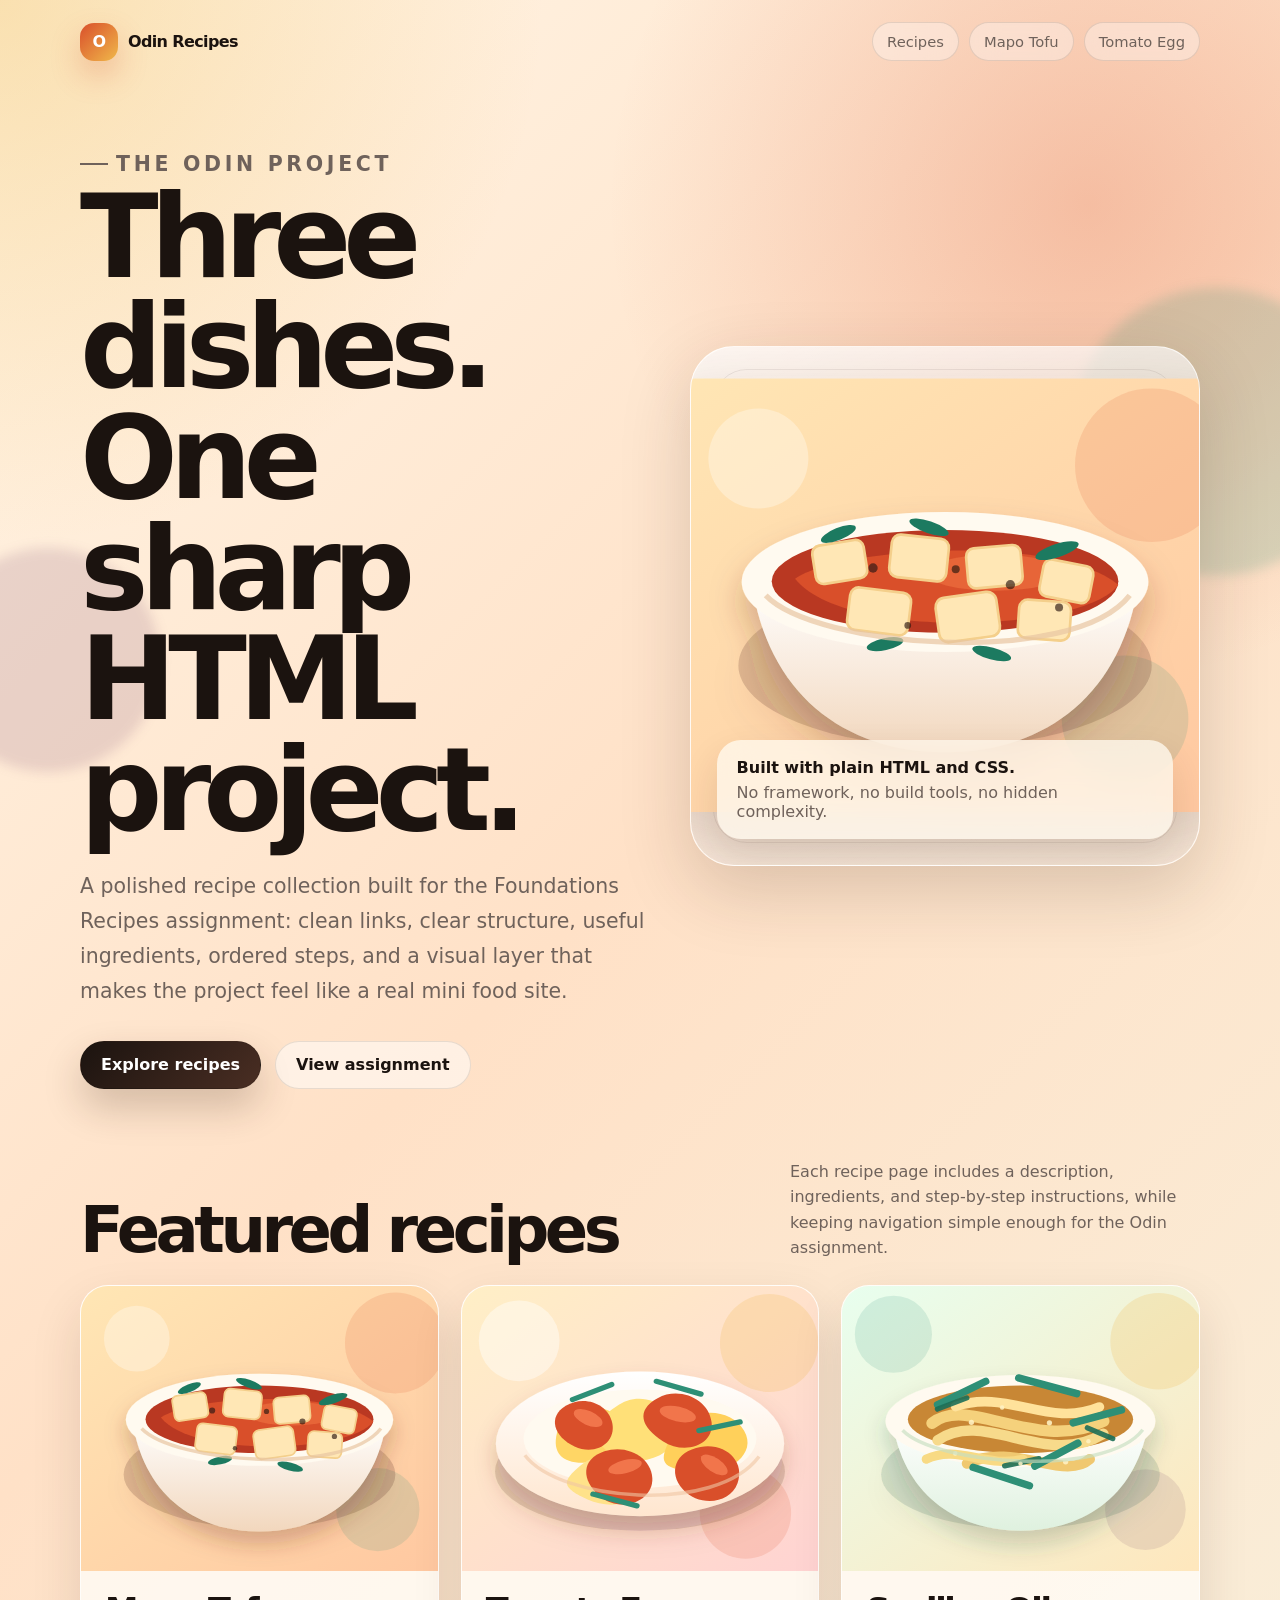
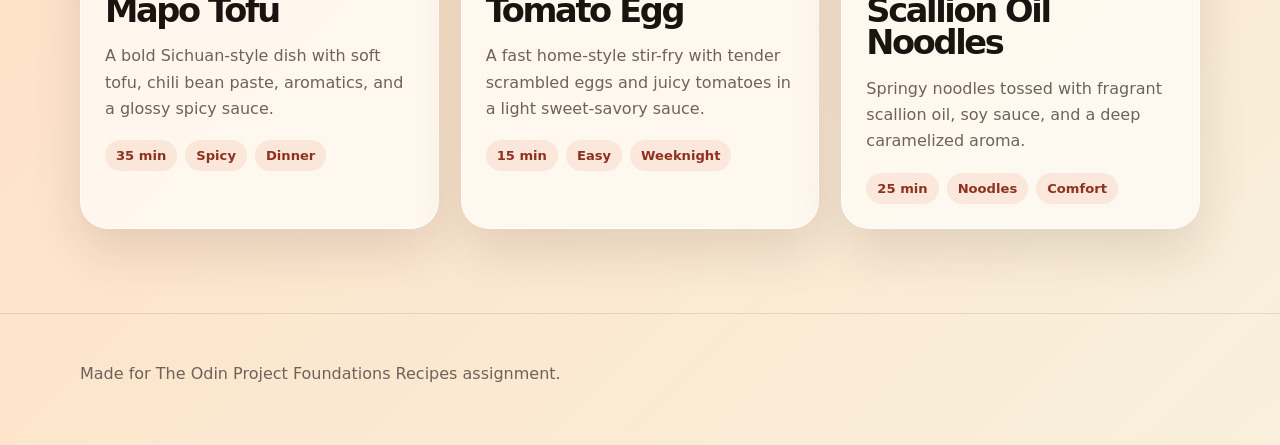
<file: index.html>
<!DOCTYPE html>
<html lang="en">
  <head>
    <meta charset="UTF-8" />
    <meta name="viewport" content="width=device-width, initial-scale=1.0" />
    <title>Odin Recipes | Comfort Food, Polished</title>
    <link rel="stylesheet" href="styles.css" />
  </head>
  <body>
    <header class="site-header">
      <nav class="nav container" aria-label="Main navigation">
        <a class="logo" href="index.html" aria-label="Odin Recipes home">
          <span class="logo-mark">O</span>
          <span>Odin Recipes</span>
        </a>
        <div class="nav-links">
          <a href="#recipes">Recipes</a>
          <a href="recipes/mapo-tofu.html">Mapo Tofu</a>
          <a href="recipes/tomato-egg.html">Tomato Egg</a>
        </div>
      </nav>
    </header>

    <main>
      <section class="hero container">
        <div class="hero-text">
          <p class="eyebrow">The Odin Project</p>
          <h1>Three dishes. One sharp HTML project.</h1>
          <p>
            A polished recipe collection built for the Foundations Recipes assignment:
            clean links, clear structure, useful ingredients, ordered steps, and a visual
            layer that makes the project feel like a real mini food site.
          </p>
          <div class="hero-actions">
            <a class="button primary" href="#recipes">Explore recipes</a>
            <a class="button secondary" href="https://www.theodinproject.com/lessons/foundations-recipes">View assignment</a>
          </div>
        </div>

        <div class="hero-card" aria-label="Featured food illustration">
          <img class="hero-dish" src="images/mapo-tofu.svg" alt="Stylized bowl of mapo tofu" />
          <div class="hero-note">
            <strong>Built with plain HTML and CSS.</strong>
            <span>No framework, no build tools, no hidden complexity.</span>
          </div>
        </div>
      </section>

      <section class="container" id="recipes">
        <div class="section-heading">
          <h2>Featured recipes</h2>
          <p>
            Each recipe page includes a description, ingredients, and step-by-step instructions,
            while keeping navigation simple enough for the Odin assignment.
          </p>
        </div>

        <div class="recipe-grid">
          <a class="recipe-card" href="recipes/mapo-tofu.html">
            <img src="images/mapo-tofu.svg" alt="Mapo tofu in a bowl" />
            <div class="card-body">
              <h3>Mapo Tofu</h3>
              <p>A bold Sichuan-style dish with soft tofu, chili bean paste, aromatics, and a glossy spicy sauce.</p>
              <div class="meta-row">
                <span class="pill">35 min</span>
                <span class="pill">Spicy</span>
                <span class="pill">Dinner</span>
              </div>
            </div>
          </a>

          <a class="recipe-card" href="recipes/tomato-egg.html">
            <img src="images/tomato-egg.svg" alt="Tomato egg stir-fry on a plate" />
            <div class="card-body">
              <h3>Tomato Egg</h3>
              <p>A fast home-style stir-fry with tender scrambled eggs and juicy tomatoes in a light sweet-savory sauce.</p>
              <div class="meta-row">
                <span class="pill">15 min</span>
                <span class="pill">Easy</span>
                <span class="pill">Weeknight</span>
              </div>
            </div>
          </a>

          <a class="recipe-card" href="recipes/scallion-oil-noodles.html">
            <img src="images/scallion-oil-noodles.svg" alt="Scallion oil noodles in a bowl" />
            <div class="card-body">
              <h3>Scallion Oil Noodles</h3>
              <p>Springy noodles tossed with fragrant scallion oil, soy sauce, and a deep caramelized aroma.</p>
              <div class="meta-row">
                <span class="pill">25 min</span>
                <span class="pill">Noodles</span>
                <span class="pill">Comfort</span>
              </div>
            </div>
          </a>
        </div>
      </section>
    </main>

    <footer class="footer">
      <div class="container">
        <p>Made for The Odin Project Foundations Recipes assignment.</p>
      </div>
    </footer>
  </body>
</html>
</file>
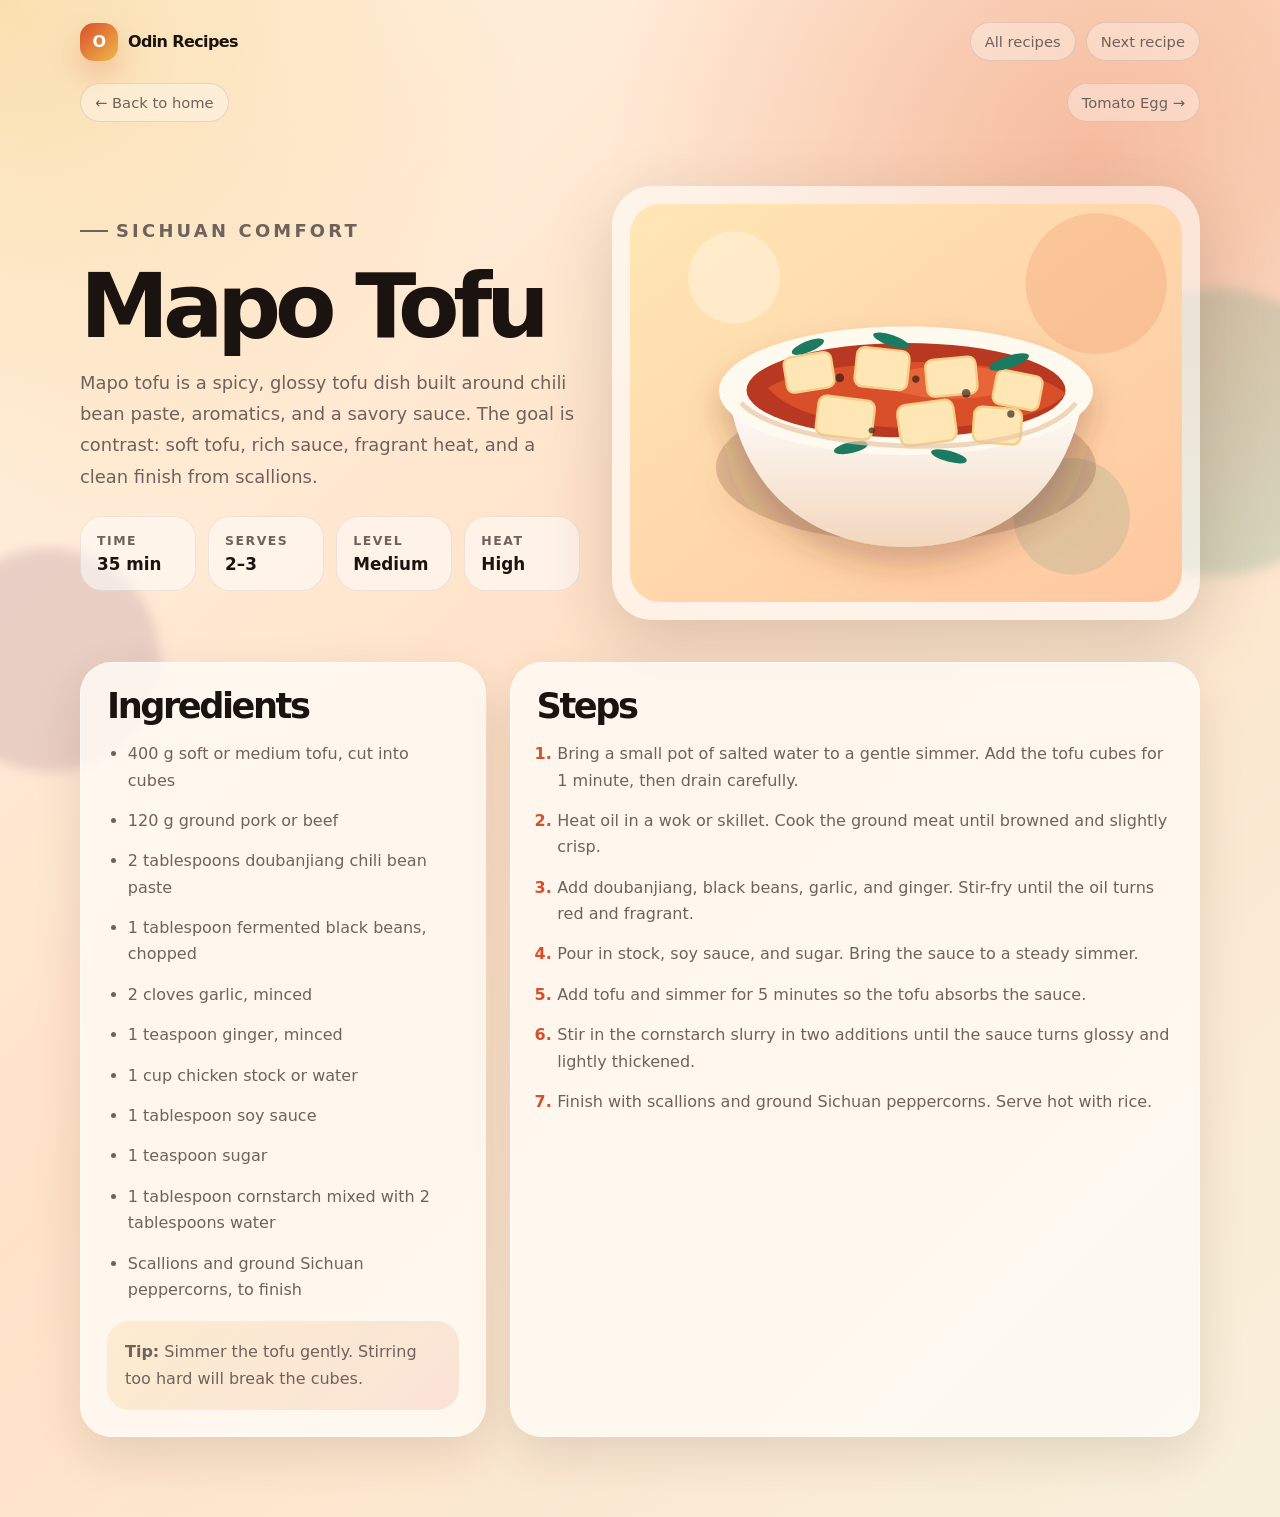
<file: recipes/mapo-tofu.html>
<!DOCTYPE html>
<html lang="en">
  <head>
    <meta charset="UTF-8" />
    <meta name="viewport" content="width=device-width, initial-scale=1.0" />
    <title>Mapo Tofu | Odin Recipes</title>
    <link rel="stylesheet" href="../styles.css" />
  </head>
  <body>
    <header class="site-header">
      <nav class="nav container" aria-label="Recipe navigation">
        <a class="logo" href="../index.html">
          <span class="logo-mark">O</span>
          <span>Odin Recipes</span>
        </a>
        <div class="nav-links">
          <a href="../index.html#recipes">All recipes</a>
          <a href="tomato-egg.html">Next recipe</a>
        </div>
      </nav>
    </header>

    <main class="container">
      <div class="recipe-nav">
        <a class="back-link" href="../index.html">← Back to home</a>
        <a class="back-link" href="tomato-egg.html">Tomato Egg →</a>
      </div>

      <section class="recipe-hero">
        <div>
          <p class="eyebrow">Sichuan comfort</p>
          <h1>Mapo Tofu</h1>
          <p>
            Mapo tofu is a spicy, glossy tofu dish built around chili bean paste,
            aromatics, and a savory sauce. The goal is contrast: soft tofu, rich sauce,
            fragrant heat, and a clean finish from scallions.
          </p>
          <div class="stat-strip">
            <div class="stat"><span>Time</span><strong>35 min</strong></div>
            <div class="stat"><span>Serves</span><strong>2–3</strong></div>
            <div class="stat"><span>Level</span><strong>Medium</strong></div>
            <div class="stat"><span>Heat</span><strong>High</strong></div>
          </div>
        </div>
        <div class="recipe-image-panel">
          <img src="../images/mapo-tofu.svg" alt="Stylized bowl of mapo tofu" />
        </div>
      </section>

      <section class="recipe-layout">
        <aside class="panel ingredients">
          <h2>Ingredients</h2>
          <ul>
            <li>400 g soft or medium tofu, cut into cubes</li>
            <li>120 g ground pork or beef</li>
            <li>2 tablespoons doubanjiang chili bean paste</li>
            <li>1 tablespoon fermented black beans, chopped</li>
            <li>2 cloves garlic, minced</li>
            <li>1 teaspoon ginger, minced</li>
            <li>1 cup chicken stock or water</li>
            <li>1 tablespoon soy sauce</li>
            <li>1 teaspoon sugar</li>
            <li>1 tablespoon cornstarch mixed with 2 tablespoons water</li>
            <li>Scallions and ground Sichuan peppercorns, to finish</li>
          </ul>
          <div class="tip"><strong>Tip:</strong> Simmer the tofu gently. Stirring too hard will break the cubes.</div>
        </aside>

        <section class="panel steps">
          <h2>Steps</h2>
          <ol>
            <li>Bring a small pot of salted water to a gentle simmer. Add the tofu cubes for 1 minute, then drain carefully.</li>
            <li>Heat oil in a wok or skillet. Cook the ground meat until browned and slightly crisp.</li>
            <li>Add doubanjiang, black beans, garlic, and ginger. Stir-fry until the oil turns red and fragrant.</li>
            <li>Pour in stock, soy sauce, and sugar. Bring the sauce to a steady simmer.</li>
            <li>Add tofu and simmer for 5 minutes so the tofu absorbs the sauce.</li>
            <li>Stir in the cornstarch slurry in two additions until the sauce turns glossy and lightly thickened.</li>
            <li>Finish with scallions and ground Sichuan peppercorns. Serve hot with rice.</li>
          </ol>
        </section>
      </section>
    </main>
  </body>
</html>
</file>
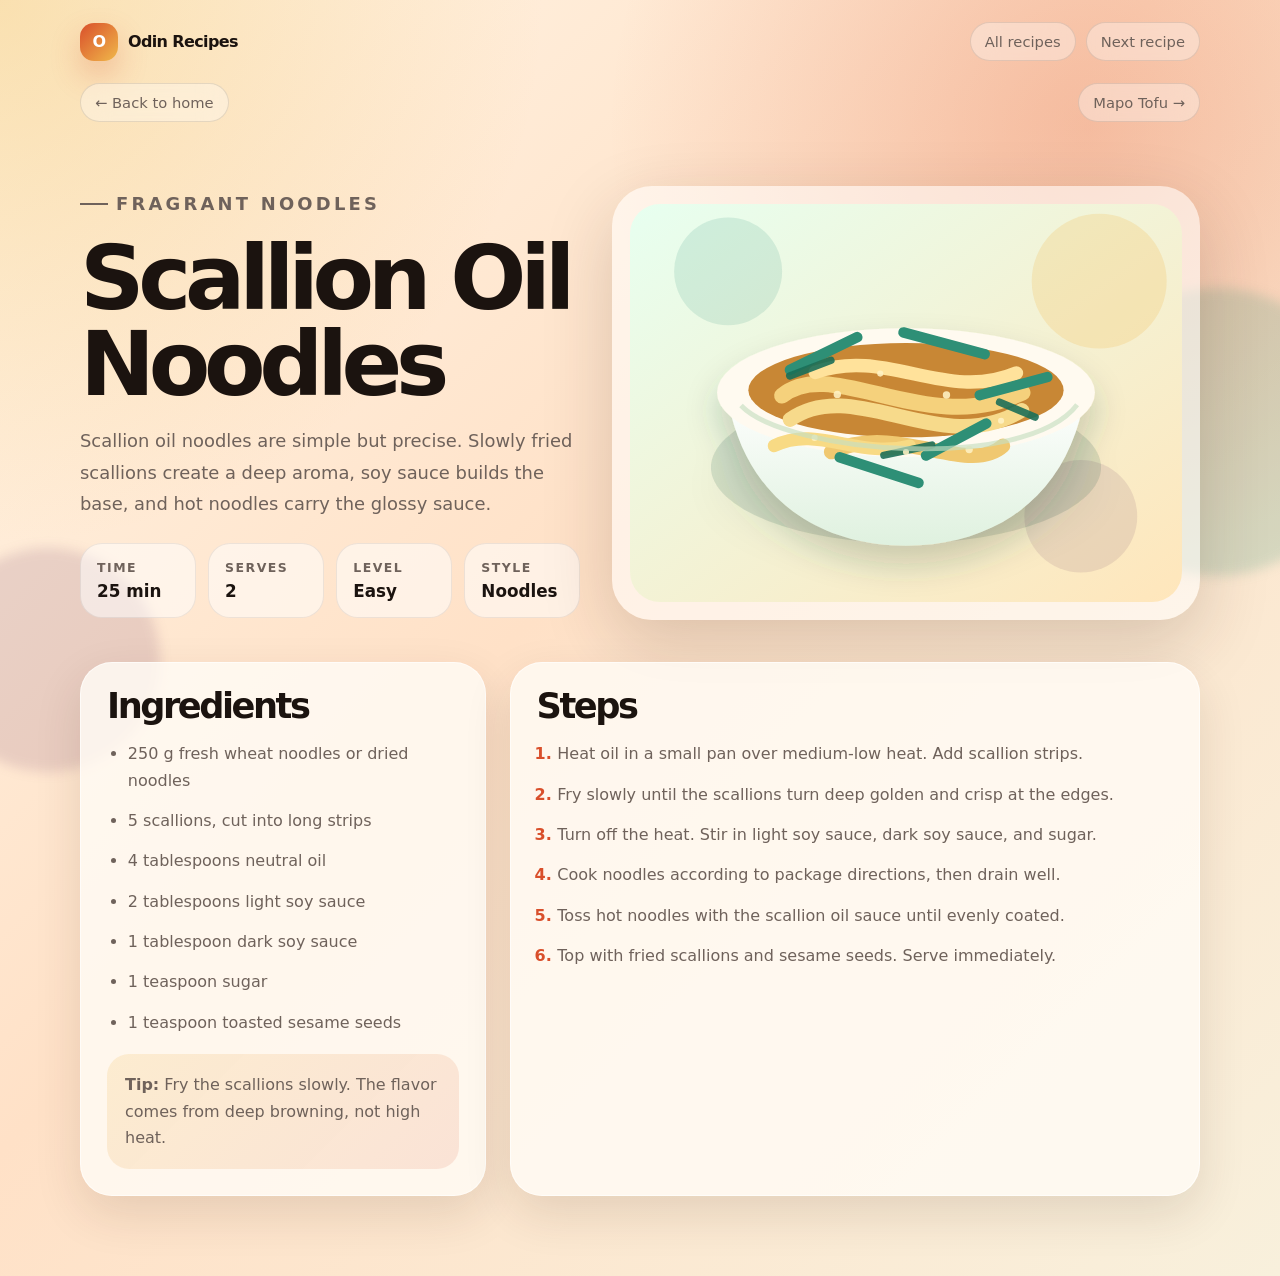
<file: recipes/scallion-oil-noodles.html>
<!DOCTYPE html>
<html lang="en">
  <head>
    <meta charset="UTF-8" />
    <meta name="viewport" content="width=device-width, initial-scale=1.0" />
    <title>Scallion Oil Noodles | Odin Recipes</title>
    <link rel="stylesheet" href="../styles.css" />
  </head>
  <body>
    <header class="site-header">
      <nav class="nav container" aria-label="Recipe navigation">
        <a class="logo" href="../index.html">
          <span class="logo-mark">O</span>
          <span>Odin Recipes</span>
        </a>
        <div class="nav-links">
          <a href="../index.html#recipes">All recipes</a>
          <a href="mapo-tofu.html">Next recipe</a>
        </div>
      </nav>
    </header>

    <main class="container">
      <div class="recipe-nav">
        <a class="back-link" href="../index.html">← Back to home</a>
        <a class="back-link" href="mapo-tofu.html">Mapo Tofu →</a>
      </div>

      <section class="recipe-hero">
        <div>
          <p class="eyebrow">Fragrant noodles</p>
          <h1>Scallion Oil Noodles</h1>
          <p>
            Scallion oil noodles are simple but precise. Slowly fried scallions create a deep aroma,
            soy sauce builds the base, and hot noodles carry the glossy sauce.
          </p>
          <div class="stat-strip">
            <div class="stat"><span>Time</span><strong>25 min</strong></div>
            <div class="stat"><span>Serves</span><strong>2</strong></div>
            <div class="stat"><span>Level</span><strong>Easy</strong></div>
            <div class="stat"><span>Style</span><strong>Noodles</strong></div>
          </div>
        </div>
        <div class="recipe-image-panel">
          <img src="../images/scallion-oil-noodles.svg" alt="Stylized bowl of scallion oil noodles" />
        </div>
      </section>

      <section class="recipe-layout">
        <aside class="panel ingredients">
          <h2>Ingredients</h2>
          <ul>
            <li>250 g fresh wheat noodles or dried noodles</li>
            <li>5 scallions, cut into long strips</li>
            <li>4 tablespoons neutral oil</li>
            <li>2 tablespoons light soy sauce</li>
            <li>1 tablespoon dark soy sauce</li>
            <li>1 teaspoon sugar</li>
            <li>1 teaspoon toasted sesame seeds</li>
          </ul>
          <div class="tip"><strong>Tip:</strong> Fry the scallions slowly. The flavor comes from deep browning, not high heat.</div>
        </aside>

        <section class="panel steps">
          <h2>Steps</h2>
          <ol>
            <li>Heat oil in a small pan over medium-low heat. Add scallion strips.</li>
            <li>Fry slowly until the scallions turn deep golden and crisp at the edges.</li>
            <li>Turn off the heat. Stir in light soy sauce, dark soy sauce, and sugar.</li>
            <li>Cook noodles according to package directions, then drain well.</li>
            <li>Toss hot noodles with the scallion oil sauce until evenly coated.</li>
            <li>Top with fried scallions and sesame seeds. Serve immediately.</li>
          </ol>
        </section>
      </section>
    </main>
  </body>
</html>
</file>
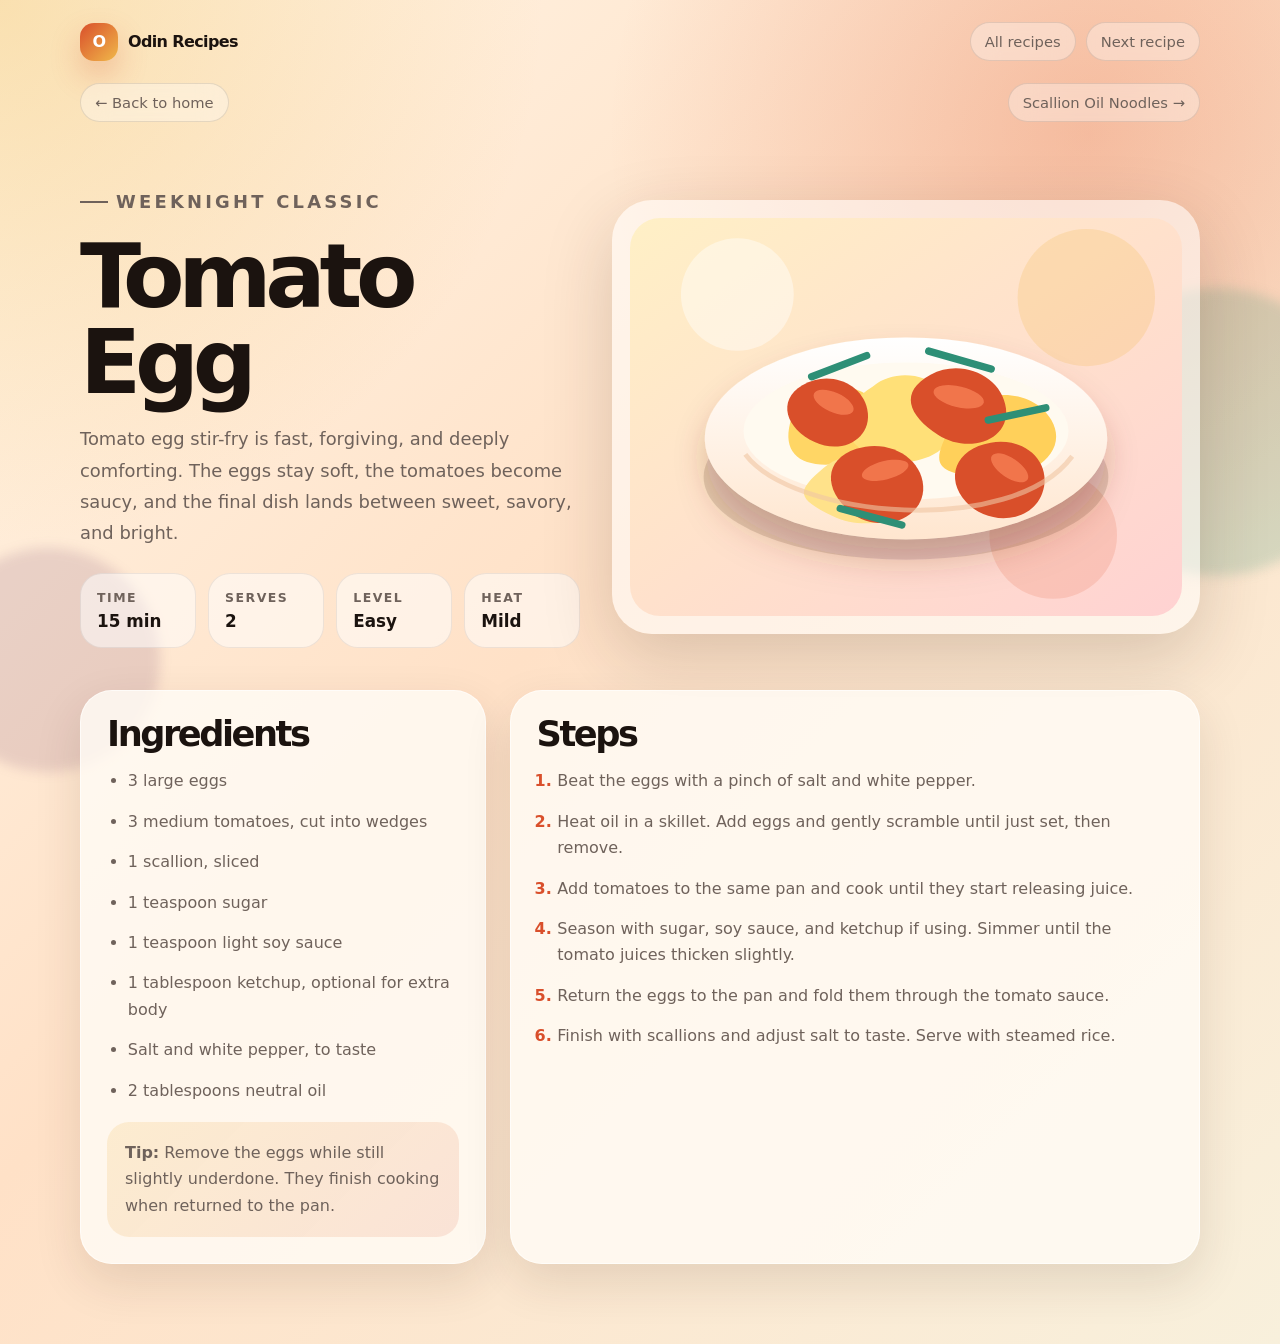
<file: recipes/tomato-egg.html>
<!DOCTYPE html>
<html lang="en">
  <head>
    <meta charset="UTF-8" />
    <meta name="viewport" content="width=device-width, initial-scale=1.0" />
    <title>Tomato Egg | Odin Recipes</title>
    <link rel="stylesheet" href="../styles.css" />
  </head>
  <body>
    <header class="site-header">
      <nav class="nav container" aria-label="Recipe navigation">
        <a class="logo" href="../index.html">
          <span class="logo-mark">O</span>
          <span>Odin Recipes</span>
        </a>
        <div class="nav-links">
          <a href="../index.html#recipes">All recipes</a>
          <a href="scallion-oil-noodles.html">Next recipe</a>
        </div>
      </nav>
    </header>

    <main class="container">
      <div class="recipe-nav">
        <a class="back-link" href="../index.html">← Back to home</a>
        <a class="back-link" href="scallion-oil-noodles.html">Scallion Oil Noodles →</a>
      </div>

      <section class="recipe-hero">
        <div>
          <p class="eyebrow">Weeknight classic</p>
          <h1>Tomato Egg</h1>
          <p>
            Tomato egg stir-fry is fast, forgiving, and deeply comforting. The eggs stay soft,
            the tomatoes become saucy, and the final dish lands between sweet, savory, and bright.
          </p>
          <div class="stat-strip">
            <div class="stat"><span>Time</span><strong>15 min</strong></div>
            <div class="stat"><span>Serves</span><strong>2</strong></div>
            <div class="stat"><span>Level</span><strong>Easy</strong></div>
            <div class="stat"><span>Heat</span><strong>Mild</strong></div>
          </div>
        </div>
        <div class="recipe-image-panel">
          <img src="../images/tomato-egg.svg" alt="Stylized plate of tomato egg stir-fry" />
        </div>
      </section>

      <section class="recipe-layout">
        <aside class="panel ingredients">
          <h2>Ingredients</h2>
          <ul>
            <li>3 large eggs</li>
            <li>3 medium tomatoes, cut into wedges</li>
            <li>1 scallion, sliced</li>
            <li>1 teaspoon sugar</li>
            <li>1 teaspoon light soy sauce</li>
            <li>1 tablespoon ketchup, optional for extra body</li>
            <li>Salt and white pepper, to taste</li>
            <li>2 tablespoons neutral oil</li>
          </ul>
          <div class="tip"><strong>Tip:</strong> Remove the eggs while still slightly underdone. They finish cooking when returned to the pan.</div>
        </aside>

        <section class="panel steps">
          <h2>Steps</h2>
          <ol>
            <li>Beat the eggs with a pinch of salt and white pepper.</li>
            <li>Heat oil in a skillet. Add eggs and gently scramble until just set, then remove.</li>
            <li>Add tomatoes to the same pan and cook until they start releasing juice.</li>
            <li>Season with sugar, soy sauce, and ketchup if using. Simmer until the tomato juices thicken slightly.</li>
            <li>Return the eggs to the pan and fold them through the tomato sauce.</li>
            <li>Finish with scallions and adjust salt to taste. Serve with steamed rice.</li>
          </ol>
        </section>
      </section>
    </main>
  </body>
</html>
</file>
<file: styles.css>
:root {
  --ink: #1b130f;
  --muted: #6f625b;
  --cream: #fff6e7;
  --paper: rgba(255, 252, 246, 0.82);
  --paper-solid: #fffaf0;
  --spice: #d94f2b;
  --gold: #f0b84a;
  --jade: #2e8f76;
  --plum: #6f3b67;
  --shadow: 0 24px 70px rgba(55, 32, 20, 0.18);
  --radius: 28px;
}

* {
  box-sizing: border-box;
}

html {
  scroll-behavior: smooth;
}

body {
  margin: 0;
  min-height: 100vh;
  font-family: Inter, ui-sans-serif, system-ui, -apple-system, BlinkMacSystemFont, "Segoe UI", sans-serif;
  color: var(--ink);
  background:
    radial-gradient(circle at top left, rgba(240, 184, 74, 0.35), transparent 34rem),
    radial-gradient(circle at 85% 10%, rgba(217, 79, 43, 0.26), transparent 30rem),
    linear-gradient(135deg, #fff6e7 0%, #ffe1c7 45%, #f8f0dc 100%);
  overflow-x: hidden;
}

body::before,
body::after {
  content: "";
  position: fixed;
  border-radius: 999px;
  z-index: -1;
  filter: blur(6px);
}

body::before {
  width: 18rem;
  height: 18rem;
  right: -5rem;
  top: 18rem;
  background: rgba(46, 143, 118, 0.18);
}

body::after {
  width: 14rem;
  height: 14rem;
  left: -4rem;
  bottom: 8rem;
  background: rgba(111, 59, 103, 0.15);
}

a {
  color: inherit;
}

img {
  display: block;
  max-width: 100%;
}

.container {
  width: min(1120px, calc(100% - 32px));
  margin-inline: auto;
}

.site-header {
  padding: 22px 0;
}

.nav {
  display: flex;
  justify-content: space-between;
  align-items: center;
  gap: 18px;
}

.logo {
  display: inline-flex;
  align-items: center;
  gap: 10px;
  font-weight: 900;
  text-decoration: none;
  letter-spacing: -0.04em;
}

.logo-mark {
  width: 38px;
  height: 38px;
  display: grid;
  place-items: center;
  border-radius: 14px;
  color: #fff;
  background: linear-gradient(135deg, var(--spice), var(--gold));
  box-shadow: 0 14px 30px rgba(217, 79, 43, 0.26);
}

.nav-links {
  display: flex;
  align-items: center;
  gap: 10px;
  flex-wrap: wrap;
}

.nav-links a,
.back-link {
  padding: 10px 14px;
  border: 1px solid rgba(27, 19, 15, 0.11);
  border-radius: 999px;
  background: rgba(255, 255, 255, 0.34);
  backdrop-filter: blur(14px);
  text-decoration: none;
  color: var(--muted);
  font-size: 0.92rem;
  transition: transform 160ms ease, background 160ms ease, color 160ms ease;
}

.nav-links a:hover,
.back-link:hover {
  transform: translateY(-2px);
  background: rgba(255, 255, 255, 0.72);
  color: var(--ink);
}

.hero {
  display: grid;
  grid-template-columns: 1.06fr 0.94fr;
  gap: 34px;
  align-items: center;
  padding: 40px 0 70px;
}

.eyebrow {
  display: inline-flex;
  align-items: center;
  gap: 8px;
  margin: 0 0 16px;
  color: var(--spice);
  font-size: 0.8rem;
  font-weight: 900;
  letter-spacing: 0.18em;
  text-transform: uppercase;
}

.eyebrow::before {
  content: "";
  width: 28px;
  height: 2px;
  background: currentColor;
}

h1,
h2,
h3 {
  margin: 0;
  line-height: 0.96;
  letter-spacing: -0.07em;
}

h1 {
  max-width: 760px;
  font-size: clamp(3.4rem, 9vw, 7.8rem);
}

.hero-text p {
  max-width: 640px;
  margin: 24px 0 0;
  font-size: clamp(1.05rem, 2vw, 1.28rem);
  line-height: 1.7;
  color: var(--muted);
}

.hero-actions {
  display: flex;
  align-items: center;
  gap: 14px;
  flex-wrap: wrap;
  margin-top: 32px;
}

.button {
  display: inline-flex;
  align-items: center;
  justify-content: center;
  min-height: 48px;
  padding: 0 20px;
  border-radius: 999px;
  border: 1px solid rgba(27, 19, 15, 0.1);
  text-decoration: none;
  font-weight: 800;
  transition: transform 160ms ease, box-shadow 160ms ease;
}

.button:hover {
  transform: translateY(-2px);
}

.button.primary {
  color: #fff;
  background: linear-gradient(135deg, var(--ink), #4a2e23);
  box-shadow: 0 18px 38px rgba(55, 32, 20, 0.22);
}

.button.secondary {
  color: var(--ink);
  background: rgba(255, 255, 255, 0.5);
}

.hero-card {
  position: relative;
  min-height: 520px;
  border: 1px solid rgba(255, 255, 255, 0.62);
  border-radius: 44px;
  background: linear-gradient(160deg, rgba(255, 255, 255, 0.78), rgba(255, 255, 255, 0.35));
  box-shadow: var(--shadow);
  overflow: hidden;
}

.hero-card::before {
  content: "";
  position: absolute;
  inset: 22px;
  border-radius: 34px;
  border: 1px solid rgba(27, 19, 15, 0.08);
}

.hero-dish {
  position: absolute;
  width: 118%;
  max-width: none;
  left: 50%;
  top: 48%;
  transform: translate(-50%, -50%);
  filter: drop-shadow(0 28px 45px rgba(81, 47, 28, 0.22));
  animation: float 5s ease-in-out infinite;
}

.hero-note {
  position: absolute;
  left: 26px;
  right: 26px;
  bottom: 26px;
  padding: 18px 20px;
  border-radius: 24px;
  background: rgba(255, 250, 240, 0.76);
  backdrop-filter: blur(18px);
  box-shadow: 0 18px 38px rgba(55, 32, 20, 0.12);
}

.hero-note strong {
  display: block;
  margin-bottom: 6px;
}

.hero-note span {
  color: var(--muted);
}

@keyframes float {
  0%, 100% { transform: translate(-50%, -50%) rotate(-1deg); }
  50% { transform: translate(-50%, -53%) rotate(1.2deg); }
}

.section-heading {
  display: flex;
  align-items: end;
  justify-content: space-between;
  gap: 24px;
  margin-bottom: 24px;
}

.section-heading h2 {
  font-size: clamp(2.4rem, 5vw, 4.4rem);
}

.section-heading p {
  max-width: 410px;
  margin: 0;
  color: var(--muted);
  line-height: 1.6;
}

.recipe-grid {
  display: grid;
  grid-template-columns: repeat(3, 1fr);
  gap: 22px;
  padding-bottom: 84px;
}

.recipe-card {
  position: relative;
  overflow: hidden;
  min-height: 520px;
  border-radius: var(--radius);
  border: 1px solid rgba(255, 255, 255, 0.65);
  background: var(--paper);
  box-shadow: 0 22px 50px rgba(55, 32, 20, 0.13);
  text-decoration: none;
  transition: transform 180ms ease, box-shadow 180ms ease;
}

.recipe-card:hover {
  transform: translateY(-8px);
  box-shadow: 0 28px 70px rgba(55, 32, 20, 0.2);
}

.recipe-card img {
  width: 100%;
  height: 285px;
  object-fit: cover;
}

.card-body {
  padding: 24px;
}

.card-body h3 {
  font-size: 2.1rem;
}

.card-body p {
  color: var(--muted);
  line-height: 1.65;
}

.meta-row {
  display: flex;
  flex-wrap: wrap;
  gap: 8px;
  margin-top: 18px;
}

.pill {
  display: inline-flex;
  padding: 8px 11px;
  border-radius: 999px;
  background: rgba(217, 79, 43, 0.1);
  color: #8d321e;
  font-size: 0.82rem;
  font-weight: 800;
}

.footer {
  padding: 34px 0 46px;
  color: var(--muted);
  border-top: 1px solid rgba(27, 19, 15, 0.09);
}

.recipe-hero {
  display: grid;
  grid-template-columns: 0.92fr 1.08fr;
  gap: 32px;
  align-items: center;
  padding: 34px 0 42px;
}

.recipe-hero h1 {
  font-size: clamp(3.1rem, 7vw, 6.3rem);
}

.recipe-hero p {
  color: var(--muted);
  font-size: 1.12rem;
  line-height: 1.75;
}

.recipe-image-panel {
  padding: 18px;
  border-radius: 40px;
  background: rgba(255, 255, 255, 0.55);
  box-shadow: var(--shadow);
}

.recipe-image-panel img {
  width: 100%;
  border-radius: 30px;
}

.stat-strip {
  display: grid;
  grid-template-columns: repeat(4, 1fr);
  gap: 12px;
  margin-top: 24px;
}

.stat {
  padding: 16px;
  border-radius: 22px;
  background: rgba(255, 255, 255, 0.52);
  border: 1px solid rgba(27, 19, 15, 0.08);
}

.stat span {
  display: block;
  color: var(--muted);
  font-size: 0.78rem;
  text-transform: uppercase;
  letter-spacing: 0.12em;
  font-weight: 900;
}

.stat strong {
  display: block;
  margin-top: 6px;
  font-size: 1.05rem;
}

.recipe-layout {
  display: grid;
  grid-template-columns: 0.74fr 1.26fr;
  gap: 24px;
  padding-bottom: 80px;
}

.panel {
  border-radius: 32px;
  background: var(--paper);
  border: 1px solid rgba(255, 255, 255, 0.62);
  box-shadow: 0 18px 48px rgba(55, 32, 20, 0.12);
  padding: 26px;
}

.panel h2 {
  font-size: 2.2rem;
  margin-bottom: 18px;
}

.ingredients ul,
.steps ol {
  margin: 0;
  padding-left: 1.3rem;
}

.ingredients li,
.steps li {
  margin: 0 0 14px;
  line-height: 1.65;
  color: var(--muted);
}

.steps li::marker {
  color: var(--spice);
  font-weight: 900;
}

.tip {
  margin-top: 18px;
  padding: 18px;
  border-radius: 22px;
  background: linear-gradient(135deg, rgba(240, 184, 74, 0.18), rgba(217, 79, 43, 0.12));
  color: var(--muted);
  line-height: 1.65;
}

.recipe-nav {
  display: flex;
  justify-content: space-between;
  gap: 12px;
  flex-wrap: wrap;
  margin: 0 0 30px;
}

@media (max-width: 900px) {
  .hero,
  .recipe-hero,
  .recipe-layout {
    grid-template-columns: 1fr;
  }

  .recipe-grid {
    grid-template-columns: 1fr;
  }

  .section-heading {
    align-items: start;
    flex-direction: column;
  }

  .hero-card {
    min-height: 420px;
  }

  .stat-strip {
    grid-template-columns: repeat(2, 1fr);
  }
}

@media (max-width: 540px) {
  .nav {
    align-items: start;
    flex-direction: column;
  }

  .nav-links {
    width: 100%;
  }

  .nav-links a {
    flex: 1;
    text-align: center;
  }

  .hero-card {
    min-height: 360px;
  }

  .hero-note {
    position: static;
    margin: 250px 18px 18px;
  }

  .stat-strip {
    grid-template-columns: 1fr;
  }
}
</file>
